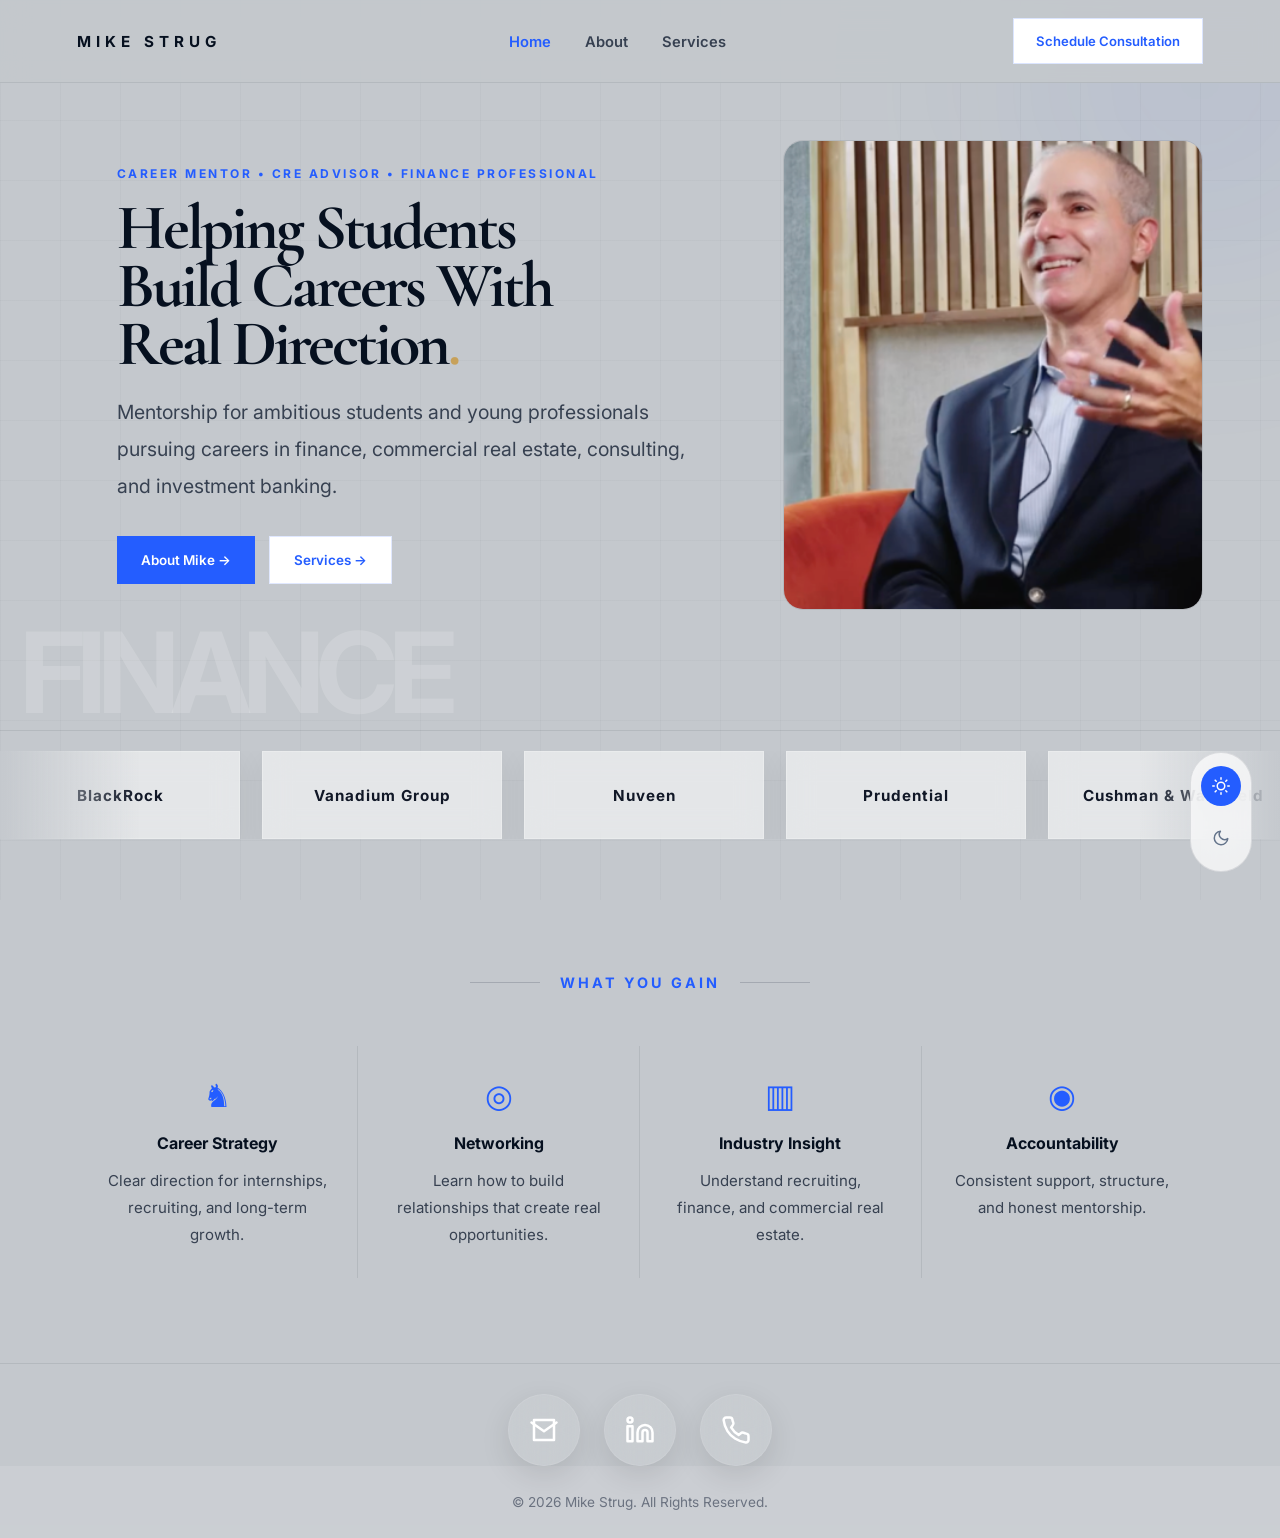
<file: index.html>
<!DOCTYPE html>
<html lang="en">

<head>

  <meta charset="UTF-8">

  <meta name="viewport" content="width=device-width, initial-scale=1.0">

  <title>Mike Strug | Career Mentor</title>

  <link rel="stylesheet" href="style.css">

  <link rel="preconnect" href="https://fonts.googleapis.com">

  <link rel="preconnect" href="https://fonts.gstatic.com" crossorigin>

  <link href="https://fonts.googleapis.com/css2?family=Inter:wght@300;400;500;600;700&family=Cormorant+Garamond:wght@500;600;700&display=swap" rel="stylesheet">

</head>

<body>


<!-- NAV -->

<nav>

  <a href="index.html" class="logo">
  MIKE STRUG
</a>
  <ul>

    <li><a href="index.html" class="active-link">Home</a></li>

    <li><a href="about.html">About</a></li>

    <li><a href="services.html">Services</a></li>

  </ul>
<a href="services.html#contact" class="nav-btn">
  Schedule Consultation
</a>


</nav>



<!-- HERO -->

<section class="hero">

  <div class="hero-content">


    <p class="hero-label">
      CAREER MENTOR • CRE ADVISOR • FINANCE PROFESSIONAL
    </p>


    <h1>

      Helping Students <br>
      Build Careers With <br>
      Real Direction<span>.</span>

    </h1>


    <p class="hero-description">

      Mentorship for ambitious students and young professionals pursuing careers in finance, commercial real estate, consulting, and investment banking.

    </p>


    <div class="hero-buttons">

      <a href="about.html" class="primary-btn">
        About Mike →
      </a>

      <a href="services.html" class="secondary-btn">
        Services →
      </a>

    </div>

  </div>



  <!-- IMAGE -->

  <div class="hero-image">

    <img src="mike.png" alt="Mike Strug">

  </div>
  </section>
<!-- COMPANY CAROUSEL -->

<section class="company-carousel-section">

  <div class="company-carousel">

    <div class="company-slide-track">

      <div class="company-pill">BlackRock</div>
      <div class="company-pill">Vanadium Group</div>
      <div class="company-pill">Nuveen</div>
      <div class="company-pill">Prudential</div>
      <div class="company-pill">Cushman & Wakefield</div>
      <div class="company-pill">Capital Markets</div>
      <div class="company-pill">Commercial Real Estate</div>
      <div class="company-pill">Debt & Equity Strategy</div>

      <!-- DUPLICATE -->

      <div class="company-pill">BlackRock</div>
      <div class="company-pill">Vanadium Group</div>
      <div class="company-pill">Nuveen</div>
      <div class="company-pill">Prudential</div>
      <div class="company-pill">Cushman & Wakefield</div>
      <div class="company-pill">Capital Markets</div>
      <div class="company-pill">Commercial Real Estate</div>
      <div class="company-pill">Debt & Equity Strategy</div>

    </div>

  </div>

</section>


<!-- WHAT YOU GAIN -->

<section class="gain-section">

  <div class="gain-title">

    <div class="line"></div>

    <h2>
      WHAT YOU GAIN
    </h2>

    <div class="line"></div>

  </div>


  <div class="gain-grid">


    <div class="gain-card">

      <div class="gain-icon">
        ♞
      </div>

      <h3>
        Career Strategy
      </h3>

      <p>
        Clear direction for internships, recruiting, and long-term growth.
      </p>

    </div>



    <div class="gain-card">

      <div class="gain-icon">
        ◎
      </div>

      <h3>
        Networking
      </h3>

      <p>
        Learn how to build relationships that create real opportunities.
      </p>

    </div>



    <div class="gain-card">

      <div class="gain-icon">
        ▥
      </div>

      <h3>
        Industry Insight
      </h3>

      <p>
        Understand recruiting, finance, and commercial real estate.
      </p>

    </div>



    <div class="gain-card">

      <div class="gain-icon">
        ◉
      </div>

      <h3>
        Accountability
      </h3>

      <p>
        Consistent support, structure, and honest mentorship.
      </p>

    </div>

  </div>

</section>


<div class="contact-icons">

  <!-- EMAIL -->

  <a
  href="mailto:mikestrug@gmail.com"
  class="contact-icon"
  target="_blank">

    <svg xmlns="http://www.w3.org/2000/svg"
    width="20"
    height="20"
    viewBox="0 0 24 24"
    fill="none"
    stroke="currentColor"
    stroke-width="2"
    stroke-linecap="round"
    stroke-linejoin="round">

      <path d="M4 4h16v16H4z"></path>

      <path d="m22 6-10 7L2 6"></path>

    </svg>

  </a>



  <!-- LINKEDIN -->

  <a
  href="https://linkedin.com/in/mike-strug"
  class="contact-icon"
  target="_blank">

    <svg xmlns="http://www.w3.org/2000/svg"
    width="20"
    height="20"
    viewBox="0 0 24 24"
    fill="none"
    stroke="currentColor"
    stroke-width="2"
    stroke-linecap="round"
    stroke-linejoin="round">

      <path d="M16 8a6 6 0 0 1 6 6v7h-4v-7a2 2 0 0 0-2-2 2 2 0 0 0-2 2v7h-4v-7a6 6 0 0 1 6-6z"></path>

      <rect width="4" height="12" x="2" y="9"></rect>

      <circle cx="4" cy="4" r="2"></circle>

    </svg>

  </a>



  <!-- PHONE -->

  <a
  href="tel:+19178480604"
  class="contact-icon">

    <svg xmlns="http://www.w3.org/2000/svg"
    width="20"
    height="20"
    viewBox="0 0 24 24"
    fill="none"
    stroke="currentColor"
    stroke-width="2"
    stroke-linecap="round"
    stroke-linejoin="round">

      <path d="M22 16.92v3a2 2 0 0 1-2.18 2
      19.79 19.79 0 0 1-8.63-3.07
      19.5 19.5 0 0 1-6-6
      19.79 19.79 0 0 1-3.07-8.67
      A2 2 0 0 1 4.11 2h3
      a2 2 0 0 1 2 1.72
      c.12.81.37 1.6.72 2.34
      a2 2 0 0 1-.45 2.11L8.09 9.91
      a16 16 0 0 0 6 6l1.74-1.29
      a2 2 0 0 1 2.11-.45
      c.74.35 1.53.6 2.34.72
      A2 2 0 0 1 22 16.92z"></path>

    </svg>

  </a>

</div>



<!-- FOOTER -->

<footer>

  <p>
    © 2026 Mike Strug. All Rights Reserved.
  </p>

</footer>

<!-- THEME TOGGLE -->

<div class="theme-toggle" id="theme-toggle">

  <div class="theme-icon sun-icon">

    <svg xmlns="http://www.w3.org/2000/svg"
    width="18"
    height="18"
    viewBox="0 0 24 24"
    fill="none"
    stroke="currentColor"
    stroke-width="2"
    stroke-linecap="round"
    stroke-linejoin="round">

      <circle cx="12" cy="12" r="5"></circle>

      <line x1="12" y1="1" x2="12" y2="3"></line>

      <line x1="12" y1="21" x2="12" y2="23"></line>

      <line x1="4.22" y1="4.22" x2="5.64" y2="5.64"></line>

      <line x1="18.36" y1="18.36" x2="19.78" y2="19.78"></line>

      <line x1="1" y1="12" x2="3" y2="12"></line>

      <line x1="21" y1="12" x2="23" y2="12"></line>

      <line x1="4.22" y1="19.78" x2="5.64" y2="18.36"></line>

      <line x1="18.36" y1="5.64" x2="19.78" y2="4.22"></line>

    </svg>

  </div>



  <div class="theme-icon moon-icon">

    <svg xmlns="http://www.w3.org/2000/svg"
    width="18"
    height="18"
    viewBox="0 0 24 24"
    fill="none"
    stroke="currentColor"
    stroke-width="2"
    stroke-linecap="round"
    stroke-linejoin="round">

      <path d="M21 12.79A9 9 0 1 1 11.21 3
      7 7 0 0 0 21 12.79z"></path>

    </svg>

  </div>

</div>

<script src="script.js"></script>

</body>
</html>
</file>
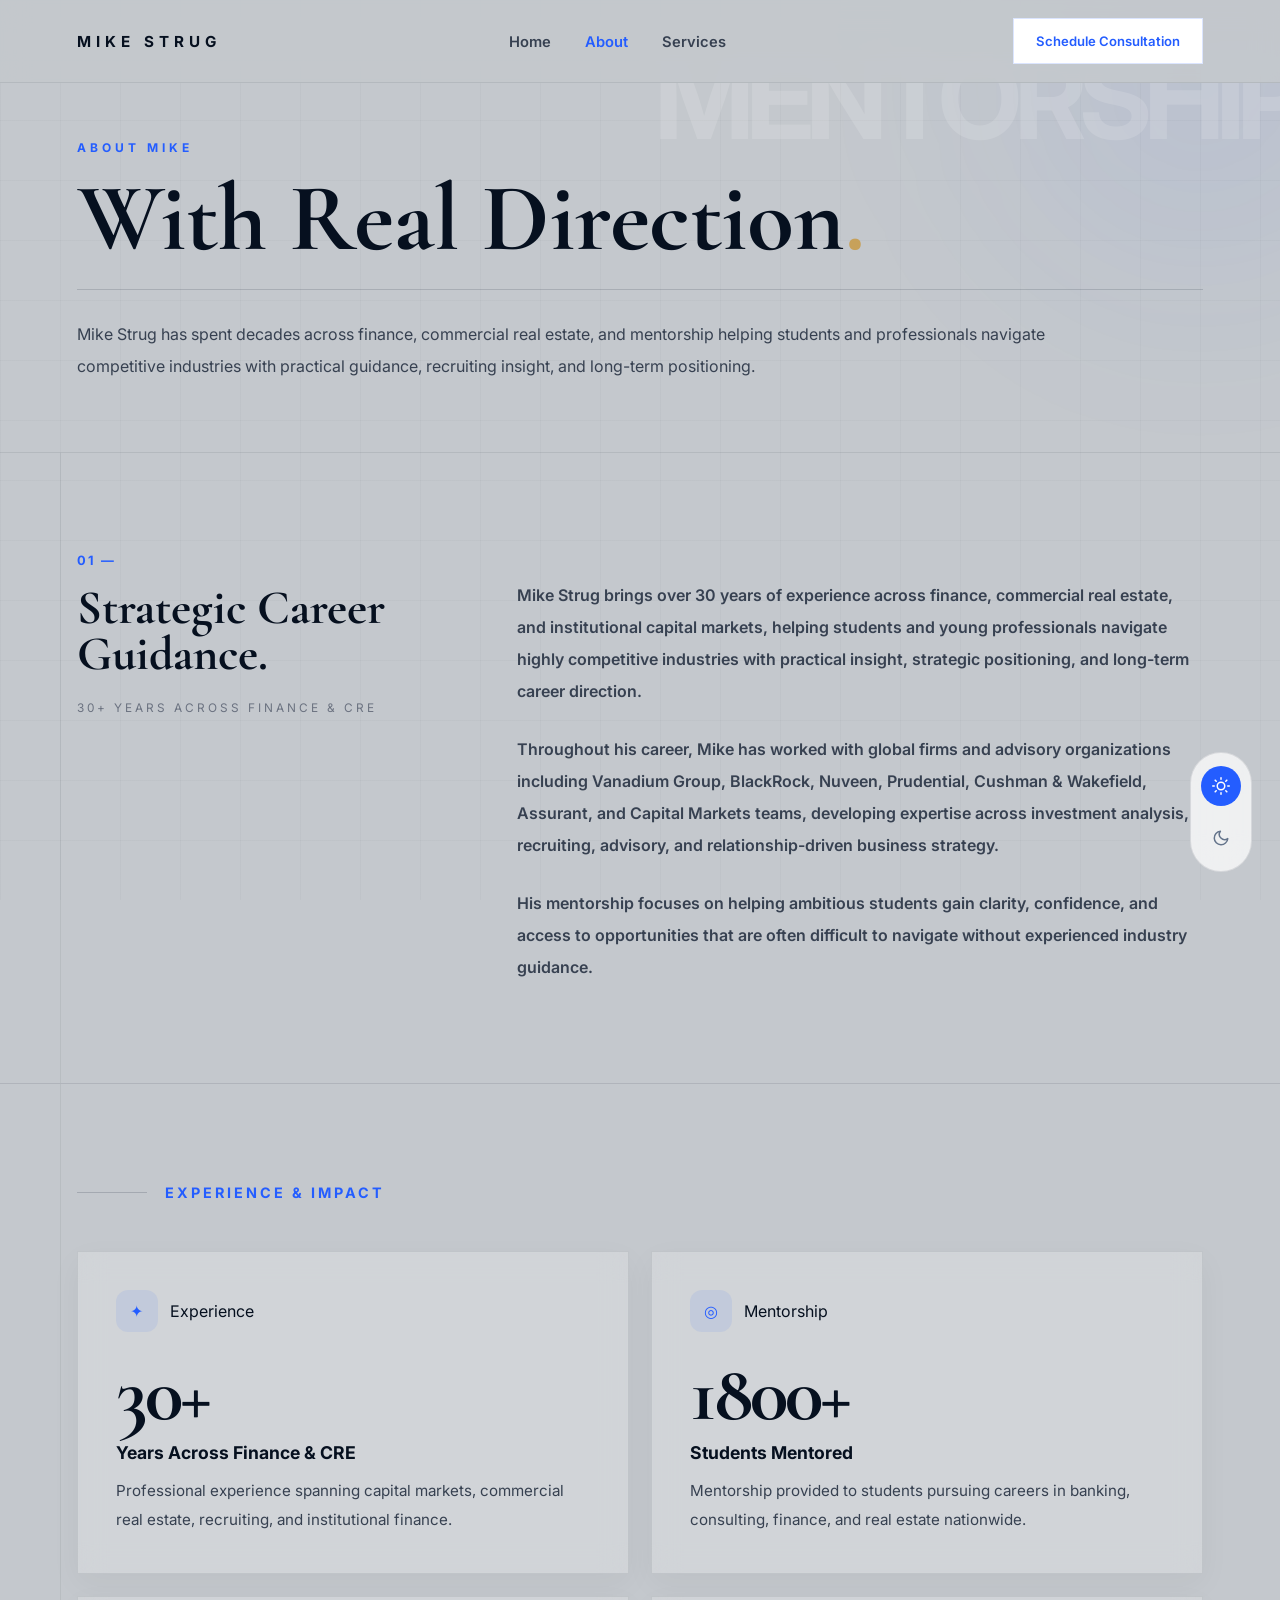
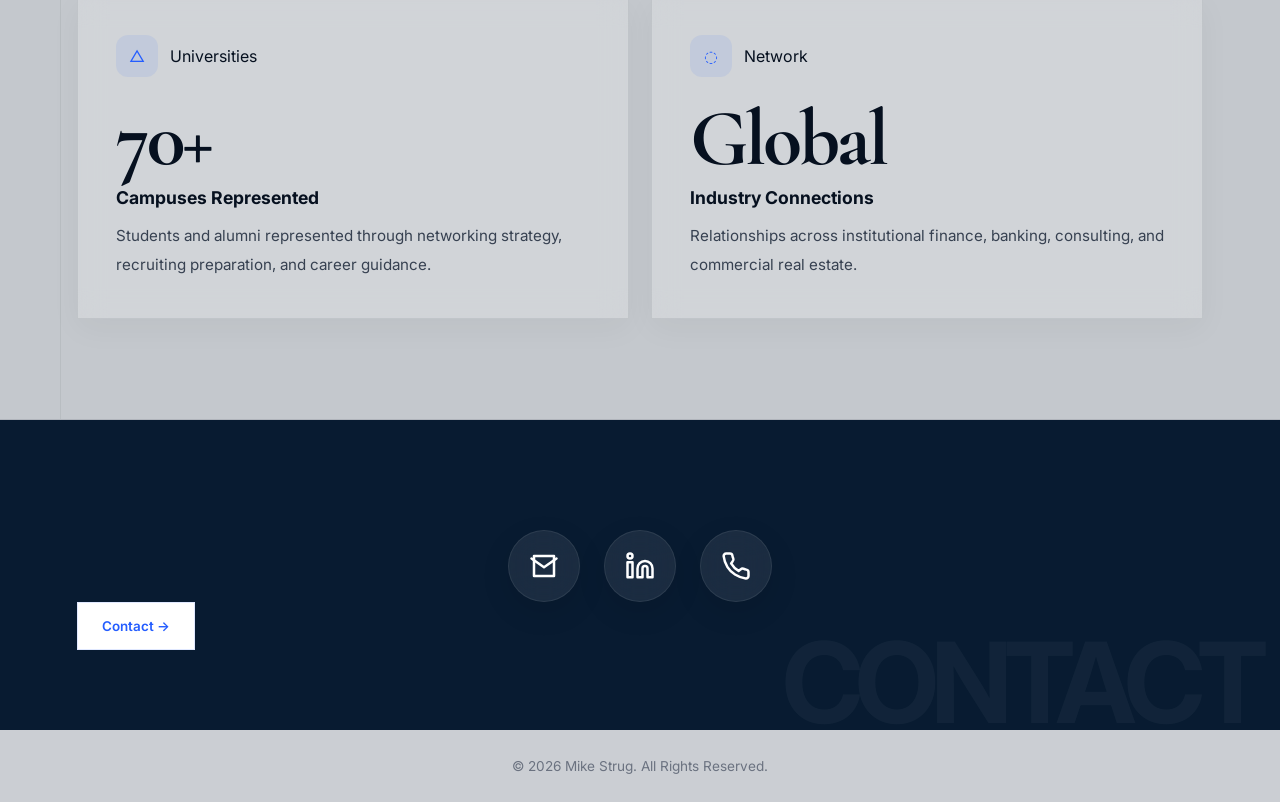
<file: about.html>
<!DOCTYPE html>
<html lang="en">

<head>

  <meta charset="UTF-8">

  <meta name="viewport" content="width=device-width, initial-scale=1.0">

  <title>About | Mike Strug</title>

  <link rel="stylesheet" href="style.css">

  <link rel="preconnect" href="https://fonts.googleapis.com">

  <link rel="preconnect" href="https://fonts.gstatic.com" crossorigin>

  <link href="https://fonts.googleapis.com/css2?family=Inter:wght@300;400;500;600;700&family=Cormorant+Garamond:wght@500;600;700&display=swap" rel="stylesheet">

</head>

<body>



<!-- NAV -->

<nav>
<a href="index.html" class="logo">
  MIKE STRUG
</a>

  <ul>

    <li><a href="index.html">Home</a></li>

    <li><a href="about.html" class="active-link">About</a></li>

    <li><a href="services.html">Services</a></li>

  </ul>
<a href="services.html#contact" class="nav-btn">
  Schedule Consultation
</a>


</nav>



<!-- HERO -->

<section class="about-hero">


  <p class="about-mini">
    ABOUT MIKE
  </p>


  <h1>

    With Real Direction<span>.</span>

  </h1>


  <div class="about-line"></div>


  <p class="about-intro">

    Mike Strug has spent decades across finance, commercial real estate, and mentorship helping students and professionals navigate competitive industries with practical guidance, recruiting insight, and long-term positioning.

  </p>

</section>



<!-- SECTION 01 -->

<section class="about-row">

  <div class="about-left">

    <p class="section-number">
      01 —
    </p>

    <h2>

       Strategic Career Guidance.<br>
      

    </h2>

    <span>
      30+ YEARS ACROSS FINANCE & CRE 
    </span>

  </div>



  <div class="about-right">


    <div class="company-row">


    </div>
    
<p class="about-description">

Mike Strug brings over 30 years of experience across finance, commercial real estate, and institutional capital markets, helping students and young professionals navigate highly competitive industries with practical insight, strategic positioning, and long-term career direction.
</p>

<p >
Throughout his career, Mike has worked with global firms and advisory organizations including Vanadium Group, BlackRock, Nuveen, Prudential, Cushman & Wakefield, Assurant, and Capital Markets teams, developing expertise across investment analysis, recruiting, advisory, and relationship-driven business strategy.
</p>

<p >
His mentorship focuses on helping ambitious students gain clarity, confidence, and access to opportunities that are often difficult to navigate without experienced industry guidance.

</p>

  </div>

</section>



<!-- SECTION 02 -->
<section class="metrics-section">

  <div class="metrics-header">

    <div class="line"></div>

    <h2>
      EXPERIENCE & IMPACT
    </h2>

  </div>



  <div class="metrics-grid">


    <div class="metric-card">

      <div class="metric-top">

        <div class="metric-icon">
          ✦
        </div>

        <span>
          Experience
        </span>

      </div>

      <h3 class="counter" data-target="30">0</h3>

      <h4>
        Years Across Finance & CRE
      </h4>

      <p>
        Professional experience spanning capital markets, commercial real estate, recruiting, and institutional finance.
      </p>

    </div>



    <div class="metric-card">

      <div class="metric-top">

        <div class="metric-icon">
          ◎
        </div>

        <span>
          Mentorship
        </span>

      </div>
<h3 class="counter" data-target="1800">0</h3>


      <h4>
        Students Mentored
      </h4>

      <p>
        Mentorship provided to students pursuing careers in banking, consulting, finance, and real estate nationwide.
      </p>

    </div>



    <div class="metric-card">

      <div class="metric-top">

        <div class="metric-icon">
          △
        </div>

        <span>
          Universities
        </span>

      </div>

      <h3 class="counter" data-target="70">0</h3>


      <h4>
        Campuses Represented
      </h4>

      <p>
        Students and alumni represented through networking strategy, recruiting preparation, and career guidance.
      </p>

    </div>



    <div class="metric-card">

      <div class="metric-top">

        <div class="metric-icon">
          ◌
        </div>

        <span>
          Network
        </span>

      </div>
<h3>Global</h3>

      <h4>
        Industry Connections
      </h4>

      <p>
        Relationships across institutional finance, banking, consulting, and commercial real estate.
      </p>

    </div>

  </div>

</section>

<!-- CONTACT -->

<section class="contact-section">


  <div class="contact-left">

   

    <div class="mini-line"></div>

  </div>

<div class="contact-icons">


  <!-- EMAIL -->

  <a
  href="mailto:mikestrug@gmail.com"
  class="contact-icon"
  target="_blank">

    <svg xmlns="http://www.w3.org/2000/svg"
    width="20"
    height="20"
    viewBox="0 0 24 24"
    fill="none"
    stroke="currentColor"
    stroke-width="2"
    stroke-linecap="round"
    stroke-linejoin="round">

      <path d="M4 4h16v16H4z"></path>

      <path d="m22 6-10 7L2 6"></path>

    </svg>

  </a>



  <!-- LINKEDIN -->

  <a
  href="https://linkedin.com/in/mike-strug"
  class="contact-icon"
  target="_blank">

    <svg xmlns="http://www.w3.org/2000/svg"
    width="20"
    height="20"
    viewBox="0 0 24 24"
    fill="none"
    stroke="currentColor"
    stroke-width="2"
    stroke-linecap="round"
    stroke-linejoin="round">

      <path d="M16 8a6 6 0 0 1 6 6v7h-4v-7a2 2 0 0 0-2-2 2 2 0 0 0-2 2v7h-4v-7a6 6 0 0 1 6-6z"></path>

      <rect width="4" height="12" x="2" y="9"></rect>

      <circle cx="4" cy="4" r="2"></circle>

    </svg>

  </a>



  <!-- PHONE -->

  <a
  href="tel:+19178480604"
  class="contact-icon">

    <svg xmlns="http://www.w3.org/2000/svg"
    width="20"
    height="20"
    viewBox="0 0 24 24"
    fill="none"
    stroke="currentColor"
    stroke-width="2"
    stroke-linecap="round"
    stroke-linejoin="round">

      <path d="M22 16.92v3a2 2 0 0 1-2.18 2
      19.79 19.79 0 0 1-8.63-3.07
      19.5 19.5 0 0 1-6-6
      19.79 19.79 0 0 1-3.07-8.67
      A2 2 0 0 1 4.11 2h3
      a2 2 0 0 1 2 1.72
      c.12.81.37 1.6.72 2.34
      a2 2 0 0 1-.45 2.11L8.09 9.91
      a16 16 0 0 0 6 6l1.74-1.29
      a2 2 0 0 1 2.11-.45
      c.74.35 1.53.6 2.34.72
      A2 2 0 0 1 22 16.92z"></path>

    </svg>

  </a>

</div>

<a href="services.html#contact" class="secondary-btn">
  Contact →
</a>

</section>



<!-- FOOTER -->

<footer>

  <p>
    © 2026 Mike Strug. All Rights Reserved.
  </p>

</footer>

<!-- THEME TOGGLE -->

<div class="theme-toggle" id="theme-toggle">

  <div class="theme-icon sun-icon">

    <svg xmlns="http://www.w3.org/2000/svg"
    width="18"
    height="18"
    viewBox="0 0 24 24"
    fill="none"
    stroke="currentColor"
    stroke-width="2"
    stroke-linecap="round"
    stroke-linejoin="round">

      <circle cx="12" cy="12" r="5"></circle>

      <line x1="12" y1="1" x2="12" y2="3"></line>

      <line x1="12" y1="21" x2="12" y2="23"></line>

      <line x1="4.22" y1="4.22" x2="5.64" y2="5.64"></line>

      <line x1="18.36" y1="18.36" x2="19.78" y2="19.78"></line>

      <line x1="1" y1="12" x2="3" y2="12"></line>

      <line x1="21" y1="12" x2="23" y2="12"></line>

      <line x1="4.22" y1="19.78" x2="5.64" y2="18.36"></line>

      <line x1="18.36" y1="5.64" x2="19.78" y2="4.22"></line>

    </svg>

  </div>



  <div class="theme-icon moon-icon">

    <svg xmlns="http://www.w3.org/2000/svg"
    width="18"
    height="18"
    viewBox="0 0 24 24"
    fill="none"
    stroke="currentColor"
    stroke-width="2"
    stroke-linecap="round"
    stroke-linejoin="round">

      <path d="M21 12.79A9 9 0 1 1 11.21 3
      7 7 0 0 0 21 12.79z"></path>

    </svg>

  </div>

</div>

<script src="script.js"></script>

</body>
</html>
</file>
<file: style.css>
/* =========================================
   GLOBAL
========================================= */

*{
  margin:0;
  padding:0;
  box-sizing:border-box;
  min-width:0;
}

html{
  scroll-behavior:smooth;
  overflow-x:hidden;
}

body{
  font-family:'Inter',sans-serif;
  background:#C4C8CD;
  color:#06101F;
  overflow-x:hidden;
  max-width:100vw;
  -webkit-font-smoothing:antialiased;
  position:relative;
}

/* GRID BACKGROUND */
body::before{
  content:"";
  position:fixed;
  inset:0;
  background-image:
    linear-gradient(rgba(6,16,31,0.025) 1px, transparent 1px),
    linear-gradient(90deg, rgba(6,16,31,0.025) 1px, transparent 1px);
  background-size:60px 60px;
  pointer-events:none;
  z-index:-1;
}

/* AMBIENT GLOW */
body::after{
  content:"";
  position:fixed;
  width:600px;
  height:600px;
  background:radial-gradient(circle, rgba(36,93,255,0.08), transparent 70%);
  top:-220px;
  right:-220px;
  filter:blur(80px);
  z-index:-2;
  animation:ambientMove 14s ease-in-out infinite;
}

@keyframes ambientMove{
  0%{ transform:translate(0px,0px); }
  50%{ transform:translate(-40px,30px); }
  100%{ transform:translate(0px,0px); }
}

a{ text-decoration:none; }

img{
  max-width:100%;
  display:block;
}


/* =========================================
   NAVBAR
========================================= */

nav{
  width:100%;
  padding:18px 6%;
  display:flex;
  justify-content:space-between;
  align-items:center;
  position:fixed;
  top:0;
  z-index:1000;
  background:rgba(196,200,205,0.92);
  backdrop-filter:blur(14px);
  border-bottom:1px solid rgba(6,16,31,0.08);
}

.logo{
  font-size:0.95rem;
  letter-spacing:5px;
  font-weight:700;
  color:#06101F;
}

nav ul{
  display:flex;
  gap:34px;
  list-style:none;
}

nav ul li a{
  color:#374151;
  font-size:0.92rem;
  font-weight:600;
  transition:0.3s ease;
}

nav ul li a:hover,
.active-link{ color:#245DFF; }

.nav-btn{
  border:1px solid rgba(36,93,255,0.16);
  color:#245DFF;
  padding:14px 22px;
  font-size:0.82rem;
  font-weight:600;
  background:white;
  transition:0.3s ease;
}

.nav-btn:hover{
  background:#245DFF;
  color:white;
}

.nav-scrolled{
  padding:14px 6%;
  background:rgba(196,200,205,0.72);
  backdrop-filter:blur(22px);
  box-shadow:0 10px 30px rgba(0,0,0,0.06);
}

.dark-mode .nav-scrolled{
  background:rgba(7,20,38,0.72);
}


/* =========================================
   BUTTONS
========================================= */

.hero-buttons{
  display:flex;
  gap:14px;
  flex-wrap:wrap;
  margin-top:16px;
}

.primary-btn,
.secondary-btn{
  padding:15px 24px;
  font-size:0.84rem;
  font-weight:600;
  display:inline-flex;
  align-items:center;
  justify-content:center;
  transition:0.3s ease;
  position:relative;
  overflow:hidden;
  will-change:transform;
}

.primary-btn{ background:#245DFF; color:white; }
.primary-btn:hover{ transform:translateY(-2px); }

.secondary-btn{
  background:white;
  color:#245DFF;
  border:1px solid rgba(36,93,255,0.14);
}

.secondary-btn:hover{ background:rgba(36,93,255,0.05); }

.primary-btn::before,
.secondary-btn::before,
.nav-btn::before,
.contact-submit::before{
  content:"";
  position:absolute;
  inset:0;
  background:linear-gradient(120deg, transparent, rgba(255,255,255,0.28), transparent);
  transform:translateX(-120%);
  transition:0.7s ease;
}

.primary-btn:hover::before,
.secondary-btn:hover::before,
.nav-btn:hover::before,
.contact-submit:hover::before{ transform:translateX(120%); }

.primary-btn:hover,
.secondary-btn:hover,
.nav-btn:hover,
.contact-submit:hover{
  box-shadow:0 14px 40px rgba(36,93,255,0.22);
  transform:translateY(-3px);
}


/* =========================================
   HOME HERO
========================================= */

.hero{
  display:grid;
  grid-template-columns:1fr 0.9fr;
  align-items:center;
  gap:45px;
  padding:140px 6% 120px;
  border-bottom:1px solid rgba(6,16,31,0.08);
  position:relative;
}

.hero::after{
  content:"FINANCE";
  position:absolute;
  bottom:-10px;
  left:20px;
  font-size:7rem;
  font-weight:700;
  letter-spacing:-8px;
  color:rgba(255,255,255,0.16);
}

.hero-content{
  max-width:760px;
  width:100%;
  margin-left:40px;
  position:relative;
  z-index:2;
}

.hero-label{
  color:#245DFF;
  letter-spacing:2.5px;
  font-size:0.75rem;
  font-weight:700;
  margin-bottom:18px;
  white-space:nowrap;
}

.hero h1{
  font-family:'Cormorant Garamond',serif;
  font-size:clamp(3.2rem, 5vw, 7.2rem);
  line-height:0.9;
  letter-spacing:-3px;
  margin-bottom:22px;
  color:#06101F;
}

.hero h1 span{ color:#C7A15A; }

.hero-description{
  color:#374151;
  line-height:1.9;
  font-size:1.22rem;
  max-width:680px;
  margin-bottom:30px;
}

.hero-image{
  height:470px;
  max-width:420px;
  margin-left:auto;
  overflow:hidden;
  border-radius:20px;
  border:1px solid rgba(6,16,31,0.08);
  transition:transform 0.25s ease-out, box-shadow 0.4s ease;
}

.hero-image:hover{ box-shadow:0 30px 80px rgba(0,0,0,0.16); }

.hero-image img{
  width:100%;
  height:100%;
  object-fit:cover;
}


/* =========================================
   COMPANY CAROUSEL
========================================= */

.company-carousel-section{
  width:100%;
  overflow:hidden;
  padding:20px 0 50px;
  position:relative;
}

.company-carousel{
  width:100%;
  overflow:hidden;
  position:relative;
}

.company-slide-track{
  display:flex;
  align-items:center;
  gap:22px;
  width:max-content;
  animation:scrollCompanies 32s linear infinite;
}

.company-pill{
  min-width:240px;
  height:88px;
  padding:0 34px;
  display:flex;
  align-items:center;
  justify-content:center;
  background:rgba(255,255,255,0.55);
  border:1px solid rgba(255,255,255,0.22);
  backdrop-filter:blur(14px);
  font-size:0.95rem;
  font-weight:700;
  letter-spacing:1px;
  white-space:nowrap;
  color:#111827;
  box-shadow:0 10px 30px rgba(0,0,0,0.06);
  transition:0.35s ease;
}

.company-pill:hover{
  transform:translateY(-4px);
  background:#245DFF;
  color:white;
  box-shadow:0 16px 35px rgba(36,93,255,0.28);
}

@keyframes scrollCompanies{
  0%{ transform:translateX(0); }
  100%{ transform:translateX(-50%); }
}

.company-carousel::before,
.company-carousel::after{
  content:"";
  position:absolute;
  top:0;
  width:140px;
  height:100%;
  z-index:5;
  pointer-events:none;
}

.company-carousel::before{
  left:0;
  background:linear-gradient(to right, #C4C8CD, transparent);
}

.company-carousel::after{
  right:0;
  background:linear-gradient(to left, #C4C8CD, transparent);
}


/* =========================================
   GAIN SECTION
========================================= */

.gain-section{
  padding:85px 6%;
  border-bottom:1px solid rgba(6,16,31,0.08);
}

.gain-title{
  display:flex;
  align-items:center;
  justify-content:center;
  gap:20px;
  margin-bottom:55px;
}

.line{
  width:70px;
  height:1px;
  background:rgba(6,16,31,0.16);
}

.gain-title h2{
  color:#245DFF;
  letter-spacing:3px;
  font-size:0.9rem;
  font-weight:700;
}

.gain-grid{
  display:grid;
  grid-template-columns:repeat(4,1fr);
}

.gain-card{
  padding:30px;
  text-align:center;
  border-right:1px solid rgba(6,16,31,0.08);
  transition:transform 0.45s ease, box-shadow 0.45s ease, border 0.45s ease;
}

.gain-card:last-child{ border-right:none; }

.gain-card:hover{
  transform:translateY(-10px);
  background:rgba(255,255,255,0.16);
  box-shadow:0 20px 60px rgba(0,0,0,0.10);
  border:1px solid rgba(36,93,255,0.18);
}

.gain-icon{
  color:#245DFF;
  font-size:2rem;
  margin-bottom:18px;
}

.gain-card h3{
  margin-bottom:14px;
  font-size:1rem;
  color:#06101F;
}

.gain-card p{
  color:#374151;
  line-height:1.8;
  font-size:0.94rem;
}


/* =========================================
   ABOUT PAGE
========================================= */

.about-hero{
  padding:140px 6% 70px;
  border-bottom:1px solid rgba(6,16,31,0.08);
  position:relative;
}

.about-hero::before{
  content:"MENTORSHIP";
  position:absolute;
  top:30px;
  right:-20px;
  font-size:7rem;
  font-weight:700;
  letter-spacing:-8px;
  color:rgba(255,255,255,0.14);
}

.about-mini{
  color:#245DFF;
  letter-spacing:4px;
  font-size:0.75rem;
  font-weight:700;
  margin-bottom:22px;
}

.about-hero h1{
  font-family:'Cormorant Garamond',serif;
  font-size:6rem;
  line-height:0.88;
  margin-bottom:28px;
  color:#06101F;
}

.about-hero h1 span{ color:#C7A15A; }

.about-line{
  width:100%;
  height:1px;
  background:rgba(6,16,31,0.14);
  margin-bottom:28px;
}

.about-intro{
  max-width:980px;
  color:#374151;
  line-height:2;
  font-size:1rem;
}

.about-row{
  display:grid;
  grid-template-columns:0.7fr 1.3fr;
  gap:70px;
  padding:100px 6%;
  border-bottom:1px solid rgba(6,16,31,0.10);
  position:relative;
}

.about-row::before{
  content:"";
  position:absolute;
  left:60px;
  top:0;
  width:1px;
  height:100%;
  background:rgba(6,16,31,0.06);
}

.about-left{
  position:sticky;
  top:120px;
  height:fit-content;
}

.section-number{
  color:#245DFF;
  font-size:0.8rem;
  margin-bottom:18px;
  letter-spacing:2px;
  font-weight:700;
}

.about-left h2{
  font-family:'Cormorant Garamond',serif;
  font-size:3rem;
  line-height:0.95;
  margin-bottom:18px;
  font-weight:700;
  color:#06101F;
}

.about-left span{
  color:#6B7280;
  letter-spacing:3px;
  font-size:0.74rem;
}

.about-right{
  display:flex;
  flex-direction:column;
  gap:26px;
}

.about-right p{
  color:#374151;
  line-height:2;
  font-size:1rem;
  font-weight:600;
}


/* =========================================
   METRICS
========================================= */

.metrics-section{
  padding:100px 6%;
  border-bottom:1px solid rgba(6,16,31,0.10);
  position:relative;
}

.metrics-section::before{
  content:"";
  position:absolute;
  left:60px;
  top:0;
  width:1px;
  height:100%;
  background:rgba(6,16,31,0.06);
}

.metrics-header{
  display:flex;
  align-items:center;
  gap:18px;
  margin-bottom:50px;
}

.metrics-header h2{
  color:#245DFF;
  letter-spacing:3px;
  font-size:0.9rem;
  font-weight:700;
}

.metrics-grid{
  display:grid;
  grid-template-columns:repeat(2,1fr);
  gap:22px;
}

.metric-card{
  background:rgba(255,255,255,0.22);
  border:1px solid rgba(6,16,31,0.08);
  padding:38px;
  backdrop-filter:blur(14px);
  box-shadow:0 10px 30px rgba(0,0,0,0.04);
  transition:transform 0.45s ease, box-shadow 0.45s ease, border 0.45s ease;
  position:relative;
}

.metric-card:hover{
  transform:translateY(-10px);
  border:1px solid rgba(36,93,255,0.24);
  box-shadow:0 22px 50px rgba(0,0,0,0.08);
}

.metric-top{
  display:flex;
  align-items:center;
  gap:12px;
  margin-bottom:28px;
}

.metric-icon{
  width:42px;
  height:42px;
  border-radius:12px;
  background:rgba(36,93,255,0.08);
  display:flex;
  align-items:center;
  justify-content:center;
  color:#245DFF;
  font-size:1rem;
}

.metric-card h3{
  font-family:'Cormorant Garamond',serif;
  font-size:5rem;
  line-height:0.85;
  letter-spacing:-3px;
  color:#06101F;
  margin-bottom:14px;
}

.metric-card h4{
  font-size:1.1rem;
  margin-bottom:14px;
  color:#06101F;
  font-weight:700;
}

.metric-card p{
  color:#374151;
  line-height:1.9;
  font-size:0.95rem;
}


/* =========================================
   SERVICES HERO
========================================= */

.services-hero{
  display:flex;
  justify-content:center;
  align-items:center;
  text-align:center;
  padding:115px 6% 40px;
}

.full-services-hero{
  max-width:920px;
  display:flex;
  flex-direction:column;
  align-items:center;
}

.services-mini{
  color:#245DFF;
  letter-spacing:3px;
  font-size:0.75rem;
  font-weight:700;
  margin-bottom:14px;
}

.services-left h1{
  font-family:'Cormorant Garamond',serif;
  font-size:5rem;
  line-height:0.92;
  margin-bottom:18px;
  color:#06101F;
}

.services-left h1 span{ color:#C7A15A; }

.services-divider{
  width:100%;
  height:1px;
  background:rgba(6,16,31,0.14);
  margin-bottom:20px;
}

.services-description{
  max-width:680px;
  line-height:1.8;
  margin-bottom:24px;
  color:#374151;
}


/* =========================================
   PROCESS SECTION
========================================= */

.process-section{
  padding:75px 6%;
  background:#071426;
  position:relative;
  overflow:hidden;
}

.process-section::before{
  content:"PROCESS";
  position:absolute;
  top:20px;
  right:20px;
  font-size:7rem;
  font-weight:700;
  letter-spacing:-6px;
  color:rgba(255,255,255,0.04);
}

.process-heading{
  margin-bottom:45px;
  max-width:700px;
  position:relative;
  z-index:2;
}

.process-heading p{
  color:#245DFF;
  letter-spacing:3px;
  font-size:0.78rem;
  font-weight:700;
  margin-bottom:16px;
}

.process-heading h2{
  font-family:'Cormorant Garamond',serif;
  font-size:4.2rem;
  line-height:0.95;
  color:white;
}

.process-grid{
  display:grid;
  grid-template-columns:repeat(4,1fr);
  gap:30px;
}

.process-card{
  border-top:1px solid rgba(255,255,255,0.10);
  padding-top:24px;
  position:relative;
  transition:transform 0.45s ease, box-shadow 0.45s ease, border 0.45s ease;
}

.process-card::after{
  content:"";
  position:absolute;
  left:0;
  bottom:-8px;
  width:0%;
  height:2px;
  background:#245DFF;
  transition:0.45s ease;
}

.process-card:hover::after{ width:100%; }

.process-card:hover{
  transform:translateY(-10px);
  box-shadow:0 20px 60px rgba(0,0,0,0.10);
}

.process-card span{
  font-size:3rem;
  color:rgba(255,255,255,0.42);
  margin-bottom:16px;
  display:block;
  font-family:'Cormorant Garamond',serif;
}

.process-card h3{
  color:white;
  margin-bottom:12px;
}

.process-card p{
  color:#94A3B8;
  line-height:1.8;
}


/* =========================================
   CONTACT SECTION
========================================= */

.contact-section{
  padding:80px 6%;
  background:#081B31;
  position:relative;
  overflow:hidden;
}

.contact-section::before{
  content:"CONTACT";
  position:absolute;
  bottom:-20px;
  right:20px;
  font-size:7rem;
  font-weight:700;
  letter-spacing:-8px;
  color:rgba(255,255,255,0.04);
}

.contact-container{
  display:grid;
  grid-template-columns:0.75fr 1fr 0.9fr;
  gap:34px;
  align-items:center;
  max-width:1500px;
  margin:auto;
  position:relative;
  z-index:2;
}

.contact-phone{ order:1; }
.contact-form-panel{ order:2; }
.contact-left-panel{ order:3; margin-left:auto; text-align:left; }

.contact-left-panel{ max-width:420px; }

.contact-mini{
  color:#245DFF;
  letter-spacing:3px;
  font-size:0.75rem;
  font-weight:700;
  margin-bottom:18px;
}

.contact-left-panel h2{
  font-family:'Cormorant Garamond',serif;
  font-size:4.3rem;
  line-height:0.92;
  color:white;
  margin-bottom:22px;
}

.contact-left-panel h2 span{ color:#C7A15A; }

.contact-line{
  width:100%;
  height:1px;
  background:rgba(255,255,255,0.10);
  margin-bottom:22px;
}

.contact-description{
  color:#94A3B8;
  line-height:1.9;
  font-size:0.98rem;
}

.contact-form-panel{
  background:rgba(255,255,255,0.04);
  border:1px solid rgba(255,255,255,0.08);
  padding:34px;
  backdrop-filter:blur(18px);
}

.form-row{
  display:grid;
  grid-template-columns:1fr 1fr;
  gap:16px;
}

.form-group{
  display:flex;
  flex-direction:column;
  margin-bottom:20px;
}

.form-group label{
  color:white;
  font-size:0.82rem;
  margin-bottom:10px;
  font-weight:600;
}

.form-group input,
.form-group textarea{
  background:rgba(255,255,255,0.06);
  border:1px solid rgba(255,255,255,0.06);
  padding:15px;
  color:white;
  outline:none;
  transition:0.3s ease;
}

.form-group textarea{
  min-height:150px;
  resize:none;
}

.form-group input:focus,
.form-group textarea:focus{
  border:1px solid rgba(36,93,255,0.4);
}

.contact-submit{
  width:100%;
  padding:17px;
  border:none;
  background:#245DFF;
  color:white;
  font-weight:700;
  cursor:pointer;
  transition:0.3s ease;
  position:relative;
  overflow:hidden;
}

.contact-submit:hover{ background:#1E4ED8; }


/* =========================================
   CONTACT ICONS
========================================= */

.contact-icons{
  width:100%;
  display:flex;
  flex-direction:row;
  justify-content:center;
  align-items:center;
  gap:24px;
  margin-top:30px;
}

.contact-icon{
  width:72px;
  height:72px;
  min-width:72px;
  border-radius:50%;
  display:flex;
  align-items:center;
  justify-content:center;
  background:rgba(255,255,255,0.08);
  border:1px solid rgba(255,255,255,0.08);
  color:white;
  transition:0.4s ease;
  backdrop-filter:blur(18px);
  box-shadow:0 10px 30px rgba(0,0,0,0.10);
}

.contact-icon svg{
  width:30px;
  height:30px;
}

.contact-icon:hover{
  transform:translateY(-6px) scale(1.06);
  background:#245DFF;
  border:1px solid rgba(36,93,255,0.35);
  box-shadow:0 18px 40px rgba(36,93,255,0.32);
}


/* =========================================
   PHONE
========================================= */

.contact-phone{
  display:flex;
  justify-content:flex-end;
  align-items:center;
}

.phone-wrapper{
  position:relative;
  display:flex;
  justify-content:center;
  align-items:center;
  transform:scale(0.88);
  transform-origin:center;
}

.phone-wrapper::before{
  content:"";
  position:absolute;
  width:320px;
  height:320px;
  background:radial-gradient(circle, rgba(36,93,255,0.22) 0%, rgba(199,161,90,0.08) 40%, transparent 72%);
  bottom:-110px;
  filter:blur(80px);
  animation:pulseGlow 7s ease-in-out infinite;
}

@keyframes pulseGlow{
  0%{ opacity:0.5; transform:scale(1); }
  50%{ opacity:0.85; transform:scale(1.08); }
  100%{ opacity:0.5; transform:scale(1); }
}

.phone-frame{
  width:330px;
  height:670px;
  background:#EEF1F4;
  border-radius:42px;
  padding:14px;
  overflow:hidden;
  position:relative;
  border:1px solid rgba(6,16,31,0.08);
  box-shadow:0 30px 60px rgba(0,0,0,0.12);
}

.dynamic-island{
  position:absolute;
  top:10px;
  left:50%;
  transform:translateX(-50%);
  width:120px;
  height:28px;
  background:#111827;
  border-radius:16px;
}

.phone-screen{
  width:100%;
  height:100%;
  background:#F8FAFC;
  border-radius:30px;
  padding:26px 22px;
}

.pricing-header{
  margin-bottom:22px;
}

.pricing-header p{
  color:#245DFF;
  font-size:0.72rem;
  letter-spacing:2px;
  font-weight:700;
  margin-bottom:8px;
}

.pricing-header h3{
  font-size:1.5rem;
  color:#06101F;
}

.pricing-card{
  background:white;
  border-radius:24px;
  padding:22px;
  margin-bottom:16px;
  box-shadow:0 10px 30px rgba(0,0,0,0.05);
  transition:transform 0.45s ease, box-shadow 0.45s ease, border 0.45s ease;
}

.pricing-card:hover{
  transform:translateY(-10px);
  box-shadow:0 20px 60px rgba(0,0,0,0.10);
  border:1px solid rgba(36,93,255,0.18);
}

.plan-tag{
  color:#245DFF;
  font-size:0.7rem;
  letter-spacing:2px;
  font-weight:700;
  display:block;
  margin-bottom:10px;
}

.pricing-card h4{
  margin-bottom:12px;
  color:#06101F;
}

.pricing-card h2{
  font-size:2.2rem;
  margin-bottom:16px;
  color:#06101F;
}

.pricing-card h2 span{
  font-size:0.9rem;
  color:#64748B;
}

.pricing-card ul{ list-style:none; }

.pricing-card ul li{
  margin-bottom:10px;
  color:#374151;
  font-size:0.92rem;
}


/* =========================================
   SCROLL REVEALS
========================================= */

.hero,
.gain-card,
.process-card,
.metric-card,
.about-row,
.contact-container,
.pricing-card,
.services-hero{
  opacity:0;
  transform:translateY(60px);
  transition:opacity 1s ease, transform 1s ease;
}

.show-reveal{
  opacity:1 !important;
  transform:translateY(0px) !important;
}


/* =========================================
   FOOTER
========================================= */

footer{
  padding:28px;
  text-align:center;
  background:rgba(255,255,255,0.12);
}

footer p{
  color:#6B7280;
  font-size:0.85rem;
}


/* =========================================
   THEME TOGGLE
========================================= */

.theme-toggle{
  position:fixed;
  right:28px;
  bottom:28px;
  width:62px;
  height:120px;
  background:rgba(255,255,255,0.72);
  backdrop-filter:blur(18px);
  border:1px solid rgba(6,16,31,0.10);
  border-radius:999px;
  display:flex;
  flex-direction:column;
  align-items:center;
  justify-content:space-evenly;
  z-index:9999;
  cursor:pointer;
  transition:0.3s ease;
}

.theme-icon{
  width:40px;
  height:40px;
  border-radius:50%;
  display:flex;
  align-items:center;
  justify-content:center;
  color:#64748B;
}

.sun-icon{ background:#245DFF; color:white; }

.dark-mode .theme-toggle{ background:rgba(7,20,38,0.84); }
.dark-mode .moon-icon{ background:#245DFF; color:white; }
.dark-mode .sun-icon{ background:transparent; color:#94A3B8; }


/* =========================================
   DARK MODE
========================================= */

.dark-mode{
  background:#071426;
  color:white;
}

.dark-mode h1,
.dark-mode h2,
.dark-mode h3,
.dark-mode h4,
.dark-mode .logo{ color:white; }

.dark-mode p,
.dark-mode li,
.dark-mode span,
.dark-mode .hero-description,
.dark-mode .services-description,
.dark-mode .about-intro,
.dark-mode .about-right p,
.dark-mode .contact-description{ color:#D6DCE5; }

.dark-mode nav{
  background:rgba(7,20,38,0.92);
  border-bottom:1px solid rgba(255,255,255,0.08);
}

.dark-mode nav ul li a{ color:#D6DCE5; }
.dark-mode nav ul li a:hover,
.dark-mode .active-link{ color:white; }

.dark-mode .gain-card,
.dark-mode .metric-card,
.dark-mode .service-card{
  background:rgba(255,255,255,0.03);
  border:1px solid rgba(255,255,255,0.06);
}

.dark-mode .gain-card p,
.dark-mode .metric-card p,
.dark-mode .service-card p{ color:#C7D0DA; }

.dark-mode .contact-form-panel,
.dark-mode .gain-card,
.dark-mode .pricing-card{
  background:rgba(255,255,255,0.04);
  backdrop-filter:blur(18px);
  border:1px solid rgba(255,255,255,0.06);
}

.dark-mode .form-group input,
.dark-mode .form-group textarea{
  background:rgba(255,255,255,0.05);
  color:white;
}

.dark-mode .phone-frame{ background:#0F172A; }
.dark-mode .phone-screen{ background:#111827; }

.dark-mode .pricing-header h3,
.dark-mode .pricing-card h4,
.dark-mode .pricing-card h2{ color:white; }

.dark-mode .pricing-card{ background:#1E293B; }
.dark-mode .pricing-card ul li{ color:#CBD5E1; }

.dark-mode footer{
  background:rgba(255,255,255,0.03);
}

.dark-mode footer p{ color:#CBD5E1; }

.dark-mode .hero-description{ color:#CBD5E1; }

.dark-mode .company-pill{
  background:rgba(255,255,255,0.05);
  border:1px solid rgba(255,255,255,0.08);
  color:#E5E7EB;
}

.dark-mode .company-carousel::before{
  background:linear-gradient(to right, #071426, transparent);
}

.dark-mode .company-carousel::after{
  background:linear-gradient(to left, #071426, transparent);
}


/* =========================================
   SMOOTH TRANSITIONS
========================================= */

*{
  transition:background-color 0.35s ease, color 0.35s ease, border-color 0.35s ease;
}


/* =========================================
   TABLET
========================================= */

@media(max-width:1100px){

  .hero{ grid-template-columns:1fr; }
  .gain-grid{ grid-template-columns:1fr 1fr; }
  .process-grid{ grid-template-columns:1fr 1fr; }
  .about-row{ grid-template-columns:1fr; }
  .metrics-grid{ grid-template-columns:1fr; }

  .contact-container{
    grid-template-columns:1fr;
  }

  .contact-phone{
    justify-content:center;
    margin-top:40px;
    order:3;
  }

  .contact-form-panel{ order:2; }
  .contact-left-panel{ order:1; margin-left:0; }

}


/* =========================================
   MOBILE
========================================= */

@media(max-width:768px){

  html, body{
    width:100%;
    overflow-x:hidden;
  }

  /* NAV — keep it visible and compact */
  nav{
    padding:12px 5% !important;
    justify-content:space-between;
  }

  .logo{
    font-size:0.65rem !important;
    letter-spacing:2px !important;
  }

  /* Show a condensed nav: hide the list but keep the CTA button */
  nav ul{
    display:none !important;
  }

  .nav-btn{
    display:inline-flex !important;
    padding:9px 14px !important;
    font-size:0.74rem !important;
  }

  /* SECTIONS */
  section{
    padding-left:5% !important;
    padding-right:5% !important;
  }

  /* HERO */
  .hero{
    grid-template-columns:1fr !important;
    gap:20px !important;
    padding:90px 5% 40px !important;
  }

  .hero::after{ display:none; }

  .hero-content{
    margin-left:0 !important;
    max-width:100% !important;
  }

  .hero h1,
  .about-hero h1,
  .services-left h1{
    font-size:2.6rem !important;
    line-height:1 !important;
    letter-spacing:-1px !important;
  }

  .hero-description,
  .about-intro,
  .services-description{
    font-size:0.92rem !important;
    line-height:1.7 !important;
  }

  .hero-image{
    max-width:100% !important;
    height:260px !important;
    margin:auto !important;
  }

  .hero-buttons{
    gap:10px !important;
  }

  .primary-btn,
  .secondary-btn{
    padding:12px 18px !important;
    font-size:0.78rem !important;
  }

  /* ABOUT */
  .about-hero{
    padding:100px 5% 40px !important;
  }

  .about-hero::before{ display:none; }

  .about-hero h1{
    font-size:3rem !important;
  }

  .about-row{
    grid-template-columns:1fr !important;
    gap:24px !important;
    padding:40px 5% !important;
  }

  .about-row::before{ display:none; }

  .about-left{
    position:relative !important;
    top:auto !important;
  }

  /* CARDS */
  .gain-grid,
  .metrics-grid,
  .process-grid{
    grid-template-columns:1fr !important;
    gap:16px !important;
  }

  .gain-card{
    border-right:none !important;
    border-bottom:1px solid rgba(6,16,31,0.08);
  }

  .metric-card,
  .gain-card,
  .process-card{
    padding:20px !important;
  }

  .metric-card h3{
    font-size:3.2rem !important;
  }

  .metrics-section::before{ display:none; }

  .metrics-section{
    padding:40px 5% !important;
  }

  /* SERVICES */
  .services-hero{
    padding:100px 5% 30px !important;
  }

  .services-left h1{
    font-size:2.6rem !important;
  }

  /* PROCESS */
  .process-section::before{ display:none; }

  .process-heading h2{
    font-size:2.6rem !important;
  }

  /* CONTACT */
  .contact-section{
    padding:40px 5% 40px !important;
    overflow:visible !important;
  }

  .contact-section::before{ display:none; }

  .contact-container{
    display:flex !important;
    flex-direction:column !important;
    gap:24px !important;
  }

  .contact-left-panel,
  .contact-form-panel,
  .contact-phone{
    width:100% !important;
    max-width:100% !important;
    order:unset !important;
    margin-left:0 !important;
  }

  .contact-left-panel h2{
    font-size:2.2rem !important;
    line-height:1 !important;
  }

  .contact-form-panel{
    padding:16px !important;
  }

  .form-row{
    grid-template-columns:1fr !important;
  }

  .form-group input,
  .form-group textarea{
    padding:11px !important;
  }

  .contact-phone{
    justify-content:center !important;
  }

  .phone-wrapper{
    transform:none !important;
    margin:0 auto !important;
  }

  .phone-frame{
    width:220px !important;
    height:450px !important;
    border-radius:30px !important;
  }

  .phone-screen{
    padding:12px 10px !important;
  }

  .pricing-header h3{
    font-size:1rem !important;
  }

  .pricing-card{
    padding:10px !important;
    margin-bottom:8px !important;
    border-radius:14px !important;
  }

  .pricing-card h2{
    font-size:1.2rem !important;
    margin-bottom:6px !important;
  }

  .pricing-card li{
    font-size:0.68rem !important;
    margin-bottom:4px !important;
  }

  /* CONTACT ICONS */
  .contact-icon{
    width:52px !important;
    height:52px !important;
    min-width:52px !important;
  }

  .contact-icon svg{
    width:22px !important;
    height:22px !important;
  }

  /* TOGGLE */
  .theme-toggle{
    width:48px !important;
    height:96px !important;
    right:10px !important;
    bottom:10px !important;
  }

  .theme-icon{
    width:32px !important;
    height:32px !important;
  }

  footer{
    padding:12px !important;
  }

}
</file>
